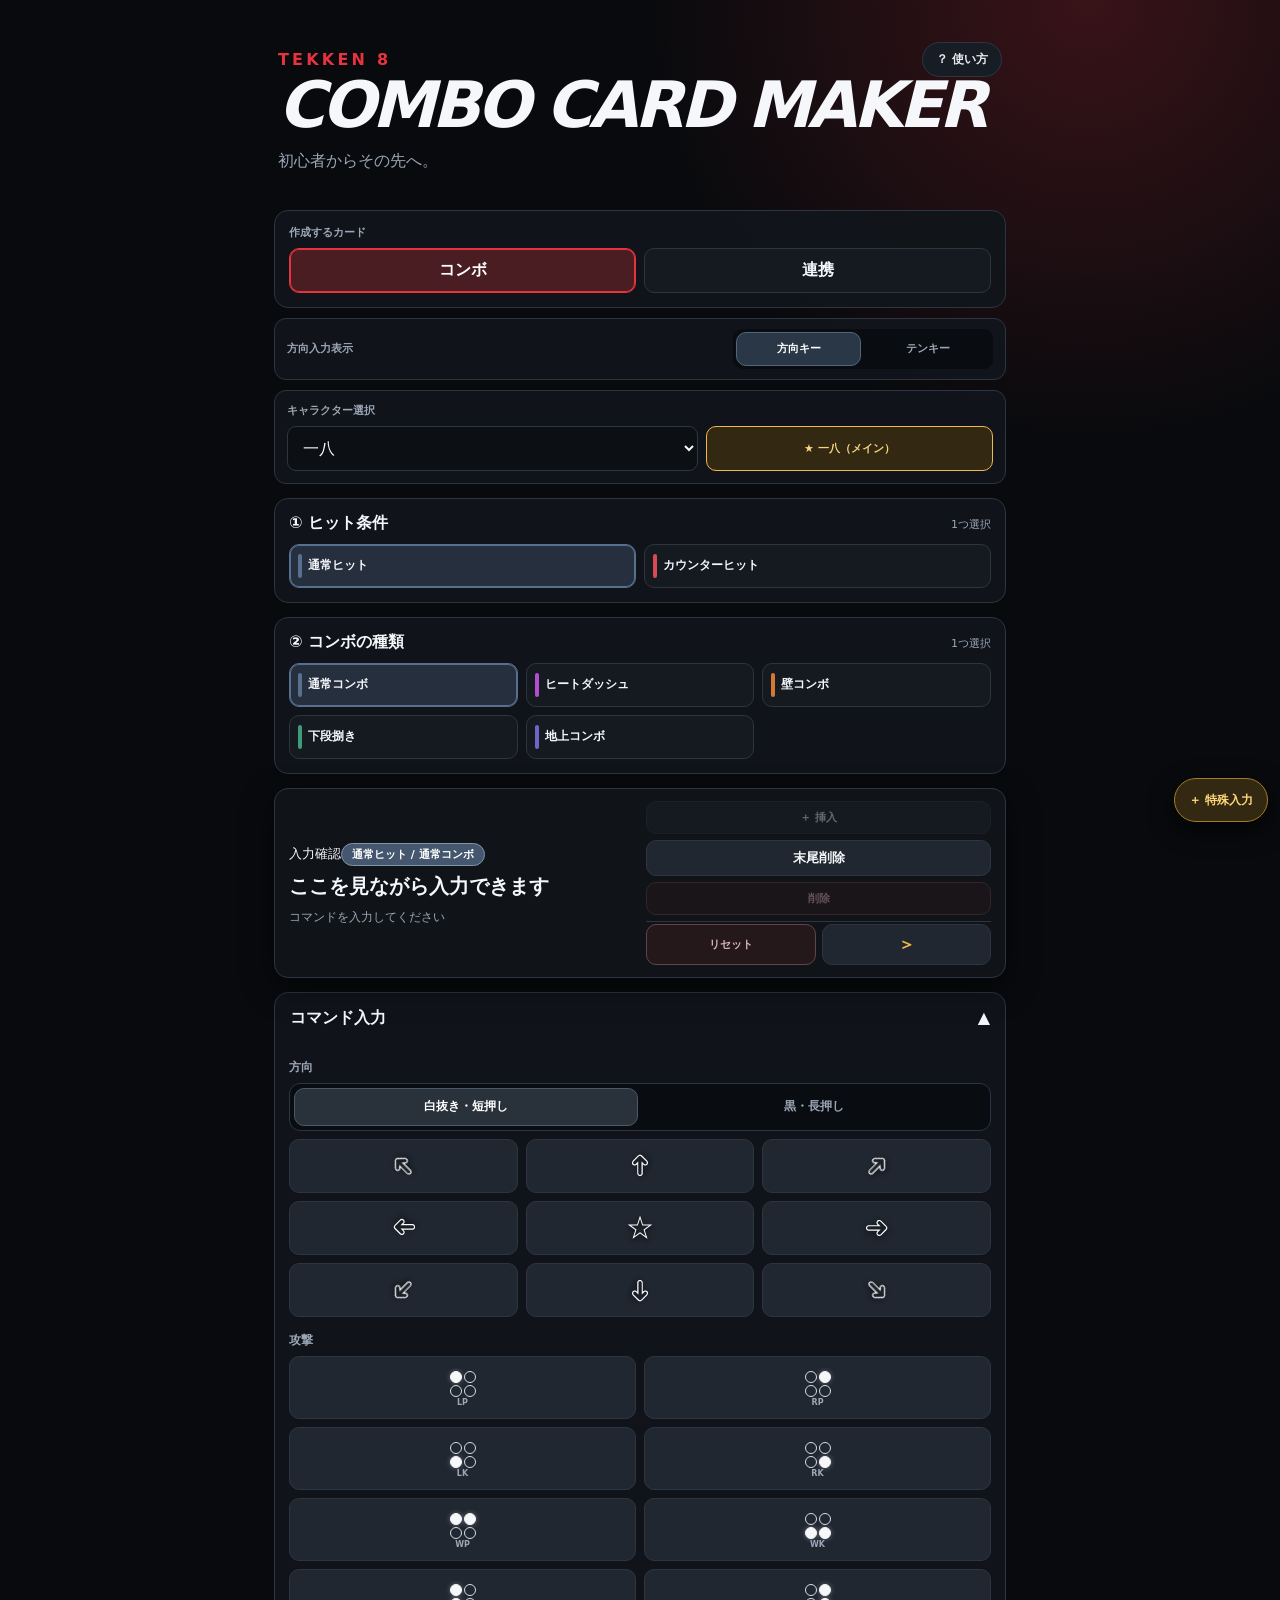
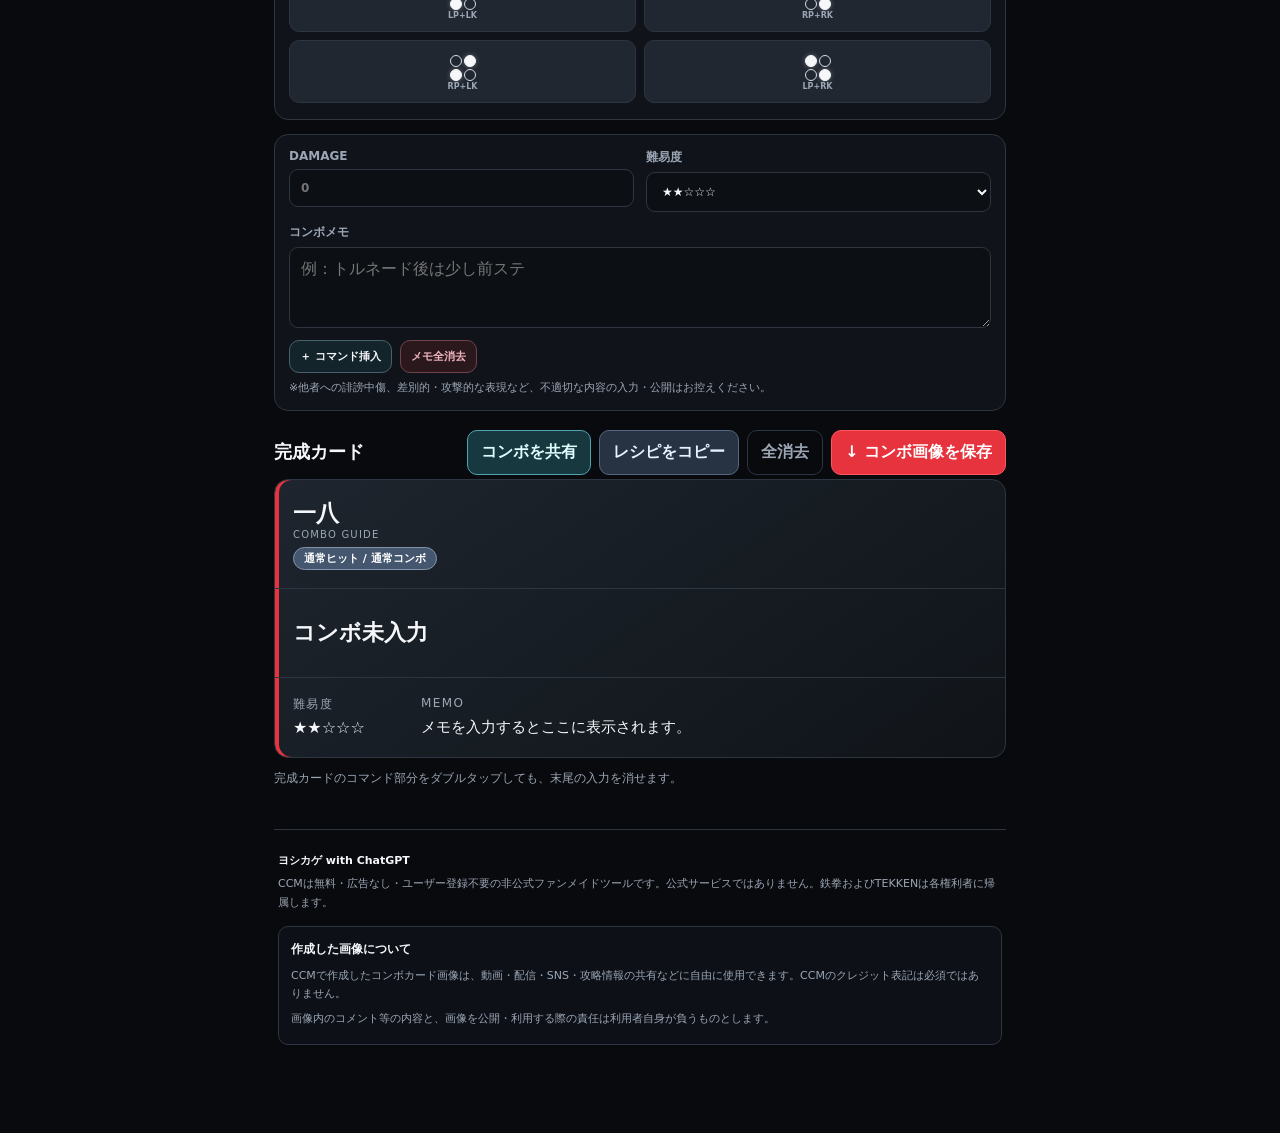
<file: index.html>
<!doctype html>
<html lang="ja">
<head>
  <meta charset="utf-8"><meta name="viewport" content="width=device-width,initial-scale=1">
  <title>TEKKEN 8 Combo Card Maker | CCM</title>
  <meta name="description" content="鉄拳8のコンボを、見やすく共有しやすいカード画像にできる無料の非公式ファンメイドツール">
  <link rel="stylesheet" href="style.css?v=88"><link rel="stylesheet" href="extra.css?v=88"><link rel="stylesheet" href="notation.css?v=88"><link rel="stylesheet" href="input-modes.css?v=88"><link rel="stylesheet" href="stage.css?v=88"><link rel="stylesheet" href="compact-icons.css?v=88">
</head>
<body>
<section id="sharedPreview" class="shared-preview" hidden><div class="shared-preview-head"><p class="eyebrow">CCM SHARE</p><h2 id="sharedPreviewTitle">共有されたコンボ</h2><p>共有URLから読み込んだ一時データです。保存するまで端末には追加されません。</p></div><div id="sharedCardHost"></div><div class="shared-preview-actions"><button id="editSharedPreview">このコンボを編集する</button><button id="saveSharedPreview" class="save">自分のCCMに保存する</button><button id="leaveSharedPreview" class="quiet">通常のCCM画面へ戻る</button></div></section>
<section id="shareError" class="shared-preview share-error" hidden><h2>共有URLを読み込めませんでした</h2><p id="shareErrorMessage"></p><button id="leaveShareError">通常のCCM画面へ戻る</button></section>
<main id="ccmApp" class="app">
  <header><div class="header-top"><p class="eyebrow">TEKKEN 8</p><a class="guide-link" href="guide.html">？ 使い方</a></div><h1>COMBO CARD MAKER</h1><p>初心者からその先へ。</p></header>
  <section id="sharedEditNotice" class="shared-edit-notice" hidden><strong>共有されたレシピを編集中</strong><span>変更内容は送信者や既存レシピには影響しません。</span><div><button id="saveSharedEdit">新規レシピとして保存</button><button id="leaveSharedEdit" class="quiet">通常画面へ戻る</button></div></section>
  <section class="mode-panel"><span>作成するカード</span><div class="mode-switch"><button id="comboMode" class="active" type="button">コンボ</button><button id="stringMode" type="button">連携</button></div></section>
  <section class="direction-display-panel"><span>方向入力表示</span><div class="direction-display-switch"><button type="button" data-direction-display="arrows">方向キー</button><button type="button" data-direction-display="numpad">テンキー</button></div></section>
  <section class="character-select-panel"><label for="character">キャラクター選択</label><div class="character-select-controls"><select id="character"><option>一八</option><option>仁</option><option>キング</option><option>準</option><option>ポール</option><option>ロウ</option><option>ジャック8</option><option>ラース</option><option>シャオユウ</option><option>ニーナ</option><option selected>リロイ</option><option>飛鳥</option><option>リリ</option><option>ブライアン</option><option>ファラン</option><option>クラウディオ</option><option>アズセナ</option><option>レイヴン</option><option>レオ</option><option>スティーブ</option><option>クマ</option><option>吉光</option><option>シャヒーン</option><option>ドラグノフ</option><option>フェン</option><option>パンダ</option><option>リー</option><option>アリサ</option><option>ザフィーナ</option><option>デビル仁</option><option>ヴィクター</option><option>麗奈</option><option>エディ</option><option>リディア</option><option>平八</option><option>クライヴ</option><option>アンナ</option><option>ファーカムラム</option><option>アーマーキング</option><option>ミアリズ</option><option>州光</option><option>ボブ</option><option>ロジャーJr.</option></select><button id="setMainCharacter" class="main-character-button" type="button">☆ このキャラをメインに設定</button></div></section>
  <div id="comboStartPanels"><section class="start-panel"><div class="start-heading"><strong>① ヒット条件</strong><small>1つ選択</small></div><div id="hitConditions" class="start-tags hit-conditions"></div></section><section class="start-panel"><div class="start-heading"><strong>② コンボの種類</strong><small>1つ選択</small></div><div id="comboTypes" class="start-tags combo-types"></div></section></div>
  <section id="stringConditionPanel" class="string-condition-panel" hidden><div class="start-heading"><strong>連携の成立条件</strong><small>最初に1つ選択</small></div><div id="stringConditions" class="string-conditions"></div></section>
  <div class="command-workspace">
  <section class="live sticky"><div><small>入力確認</small><span id="liveStartTag" class="start-tag"></span><div id="live" class="combo"></div><p id="status">コマンドを入力してください</p></div><div class="live-actions"><button id="insertAfter" disabled>＋ 挿入</button><button id="undo">末尾削除</button><button id="deleteSelected" disabled>削除</button><div class="live-actions-secondary"><button id="quickReset" type="button">リセット</button><button id="quickSeparator" type="button" aria-label="技の区切りを追加">＞</button></div></div></section>
  <section class="panel"><button id="toggle" class="toggle" aria-expanded="true"><span>コマンド入力</span><span id="chevron">▲</span></button><div id="controls" class="controls"></div></section>
  <section id="commandEditor" class="command-editor" hidden><div class="editor-head"><div><small>選択中の入力</small><strong id="selectedCommand">未選択</strong></div><button id="closeEditor" class="quiet" aria-label="編集を閉じる">×</button></div><div class="editor-block"><span>回数</span><div class="editor-row"><button class="count-choice" data-count="1">なし</button><button class="count-choice" data-count="2">×2</button><button class="count-choice" data-count="3">×3</button><button class="count-choice" data-count="4">×4</button></div></div><div class="editor-block"><span>注釈番号</span><div class="editor-row"><input id="footnoteNumber" class="footnote-number" type="number" min="1" max="99" value="1" aria-label="注釈番号"><button id="setFootnote">※を付ける</button><button id="setFootnoteRange">範囲指定</button><button id="clearFootnote" class="quiet">※を外す</button></div></div><div class="editor-block"><span>技注釈</span><div class="editor-row"><button id="delayAnnotation">ディレイ</button><button id="chargeAnnotation">溜め</button><button id="holdAnnotation">ホールド</button><button id="justAnnotation">ジャスト</button></div><div class="editor-row hit-part-row"><select id="hitNumber" aria-label="対象の発数"><option value="1">1発目</option><option value="2">2発目</option><option value="3" selected>3発目</option><option value="4">4発目</option><option value="5">5発目</option><option value="6">6発目</option><option value="7">7発目</option><option value="8">8発目</option><option value="9">9発目</option></select><button id="onlyHitAnnotation">のみヒット</button></div><div id="counterHitBlock" class="editor-row counter-hit-editor" hidden><select id="counterHitPartNumber" aria-label="CH対象の発数"><option value="single" selected>単発</option><option value="1">1発目</option><option value="2">2発目</option><option value="3">3発目</option><option value="4">4発目</option><option value="5">5発目</option><option value="6">6発目</option><option value="7">7発目</option><option value="8">8発目</option><option value="9">9発目</option></select><button id="counterHitPartAnnotation" type="button" aria-pressed="false">CH</button><small>単発技は「CH」、連係技は「○発目CH」で表示します。</small></div><button id="clearAnnotations" class="quiet editor-clear">技注釈を外す</button></div><p class="editor-help">入力確認または完成カード内のコマンドをタップすると、その入力を編集できます。</p></section>
  </div>
  <section class="fields">
    <label id="damageField">DAMAGE<input id="damage" type="number" value="" placeholder="0" inputmode="numeric" min="0" max="999"></label>
    <label id="difficultyField">難易度<select id="difficulty"><option>★☆☆☆☆</option><option selected>★★☆☆☆</option><option>★★★☆☆</option><option>★★★★☆</option><option>★★★★★</option></select></label>
    <div class="wide" id="notesField"><label id="notesLabel" for="notes">コンボメモ</label><textarea id="notes" rows="3" maxlength="800" placeholder="例：トルネード後は少し前ステ"></textarea><div class="memo-actions"><button id="toggleMemoCommands" class="memo-command-toggle" type="button">＋ コマンド挿入</button><button id="clearMemo" class="memo-clear" type="button">メモ全消去</button></div><div id="memoCommandPicker" class="memo-command-picker" hidden><small>メモのカーソル位置へ挿入</small><div id="memoFootnoteSection" class="memo-footnote-section" hidden><b>使用中の注釈番号</b><div id="memoFootnotes" class="memo-footnotes"></div></div><div id="memoDirections" class="memo-command-grid"></div><div id="memoAttacks" class="memo-command-grid"></div><button id="closeMemoCommands" class="quiet" type="button">閉じる</button></div><small class="comment-warning">※他者への誹謗中傷、差別的・攻撃的な表現など、不適切な内容の入力・公開はお控えください。</small></div>
  </section>
  <section id="recipeLibrary" class="recipe-library" hidden><div class="recipe-heading"><h2>保存したレシピ</h2><small>この端末に保存されます</small></div><div id="recipeList" class="recipe-list"></div></section>
  <section id="completedCardSection"><div class="section-title"><h2>完成カード</h2><div class="actions"><button id="shareCurrent" class="share-combo">コンボを共有</button><button id="copyRecipe" class="copy-recipe">レシピをコピー</button><button id="clear" class="quiet">全消去</button><button id="save" class="save">↓ コンボ画像を保存</button></div></div><div id="cardMount"><article class="card"><div class="card-head"><div><strong id="cardCharacter">一八</strong><small id="cardTypeLabel">COMBO GUIDE</small><span id="cardStartTag" class="start-tag"></span></div><div class="damage" hidden><small>DAMAGE</small><strong id="cardDamage"></strong></div></div><div id="cardCombo" class="combo card-combo" role="button" tabindex="0" aria-label="コンボ。ダブルタップで末尾の入力を削除"></div><div class="card-foot"><div class="difficulty-card"><small>難易度</small><strong id="cardDifficulty">★★☆☆☆</strong></div><div><small id="cardNotesLabel">POINT</small><p id="cardNotes">注釈を入力するとここに表示されます。</p></div></div></article></div><p class="hint">完成カードのコマンド部分をダブルタップしても、末尾の入力を消せます。</p></section>
  <footer><p><strong>ヨシカゲ with ChatGPT</strong></p><p>CCMは無料・広告なし・ユーザー登録不要の非公式ファンメイドツールです。公式サービスではありません。鉄拳およびTEKKENは各権利者に帰属します。</p><div class="usage-policy"><strong>作成した画像について</strong><p>CCMで作成したコンボカード画像は、動画・配信・SNS・攻略情報の共有などに自由に使用できます。CCMのクレジット表記は必須ではありません。</p><p>画像内のコメント等の内容と、画像を公開・利用する際の責任は利用者自身が負うものとします。</p></div></footer>
</main>
<button id="specialInputFab" class="special-input-fab" type="button" aria-controls="specialInputSheet" aria-expanded="false">＋ 特殊入力</button>
<div id="specialInputBackdrop" class="special-input-backdrop" hidden></div>
<section id="specialInputSheet" class="special-input-sheet" role="dialog" aria-modal="true" aria-labelledby="specialInputTitle" hidden>
  <div class="special-input-head"><div><small>コマンド追加</small><strong id="specialInputTitle">特殊入力</strong></div><button id="closeSpecialInput" class="quiet" type="button" aria-label="特殊入力を閉じる">×</button></div>
  <button id="floatingSeparator" class="floating-separator" type="button">＞ 技の区切りを追加</button>
  <div id="specialInputTabs" class="special-input-tabs" role="tablist" aria-label="特殊入力カテゴリ"></div>
  <div id="specialInputPanels" class="special-input-panels"></div>
</section>
<script src="data.js?v=88"></script><script src="numpad-layout.js?v=88"></script><script src="renderer.js?v=88"></script><script src="editor.js?v=88"></script><script src="storage.js?v=88"></script><script src="card-renderer.js?v=88"></script><script src="share.js?v=88"></script><script src="app.js?v=88"></script>
</body></html>
</file>
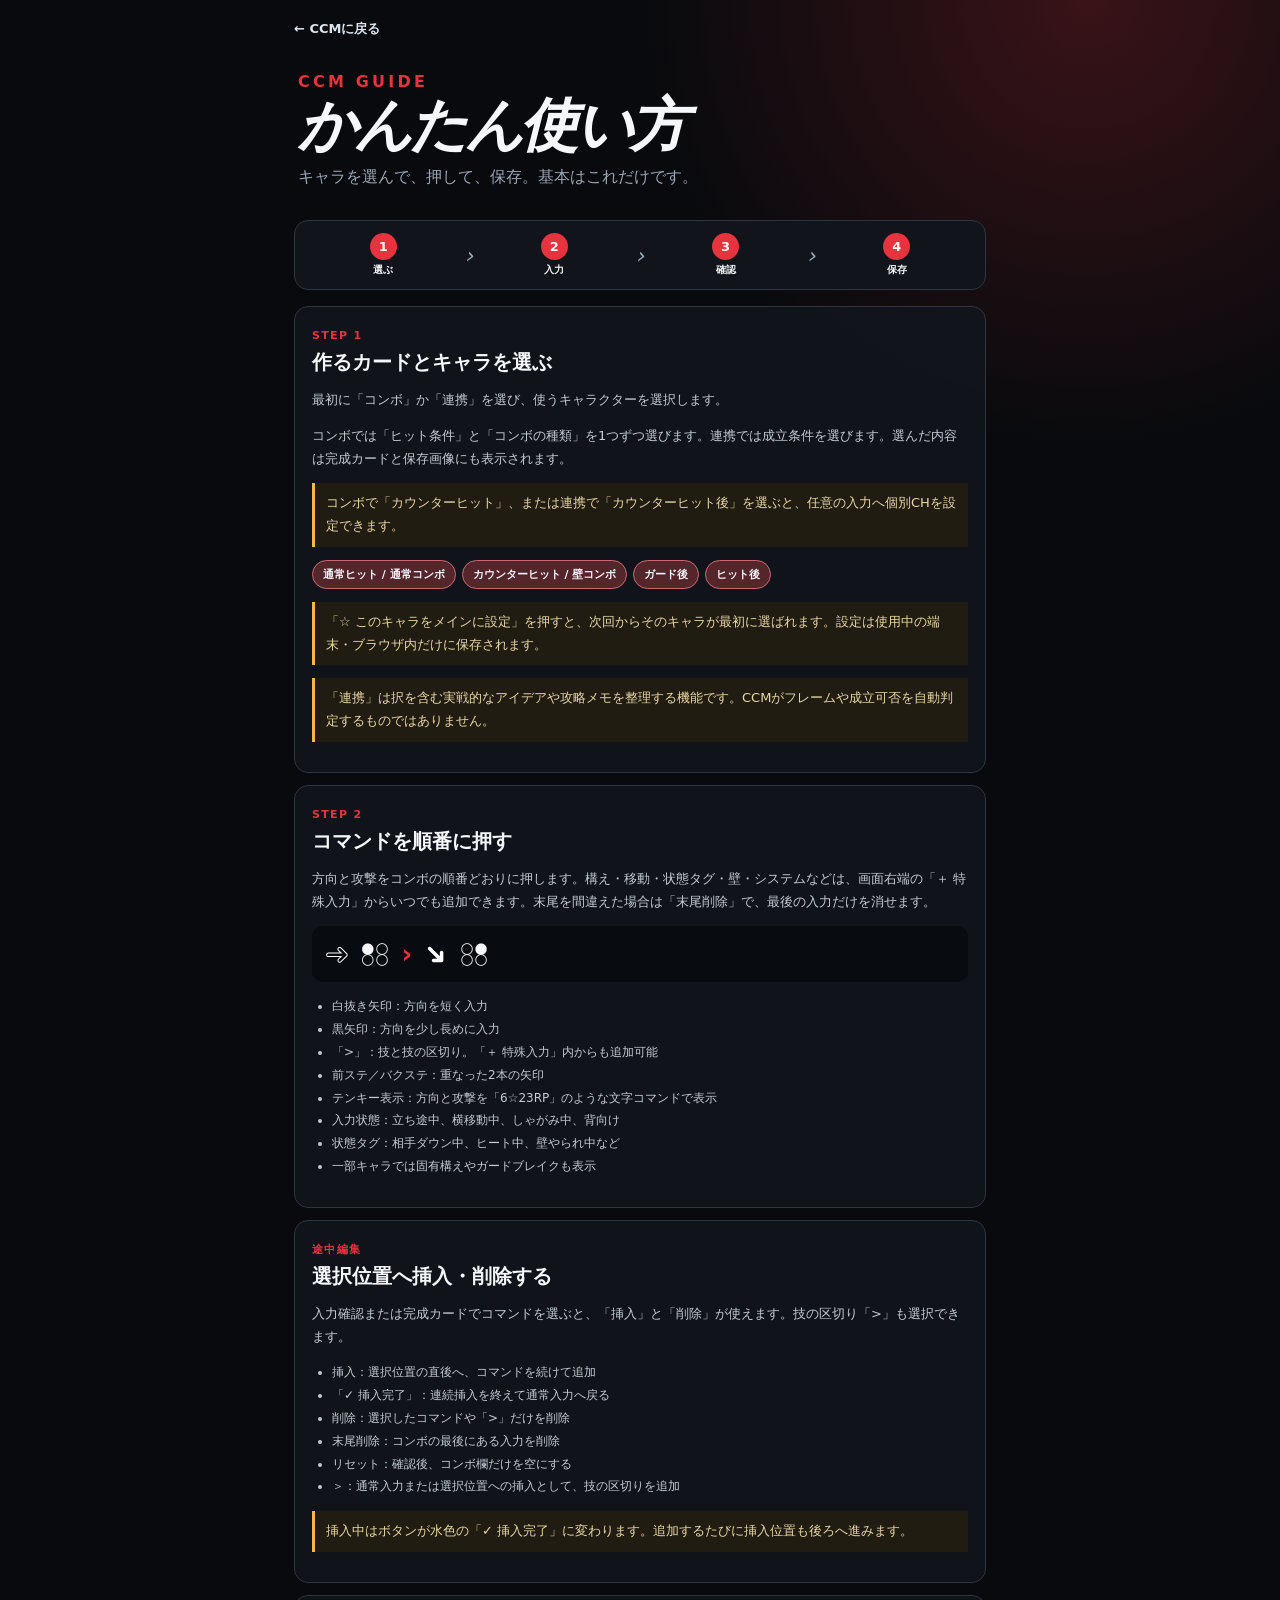
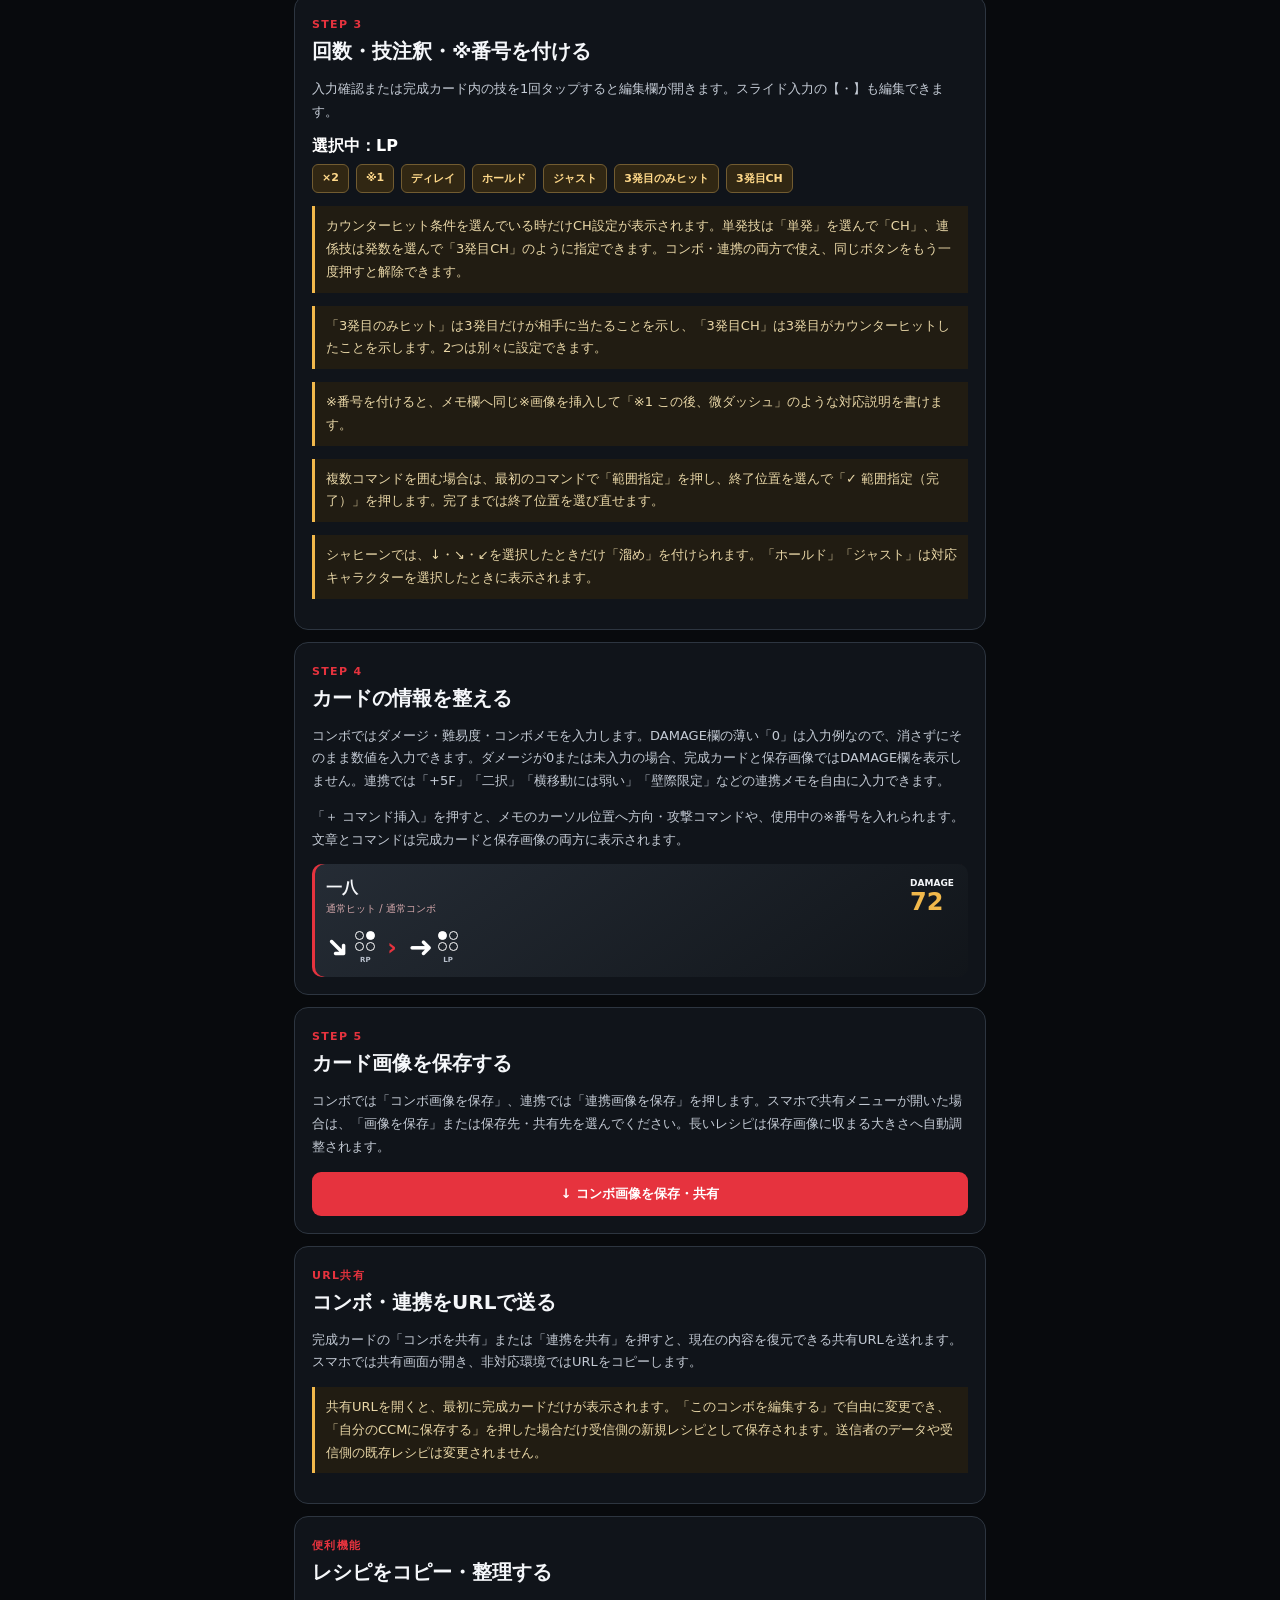
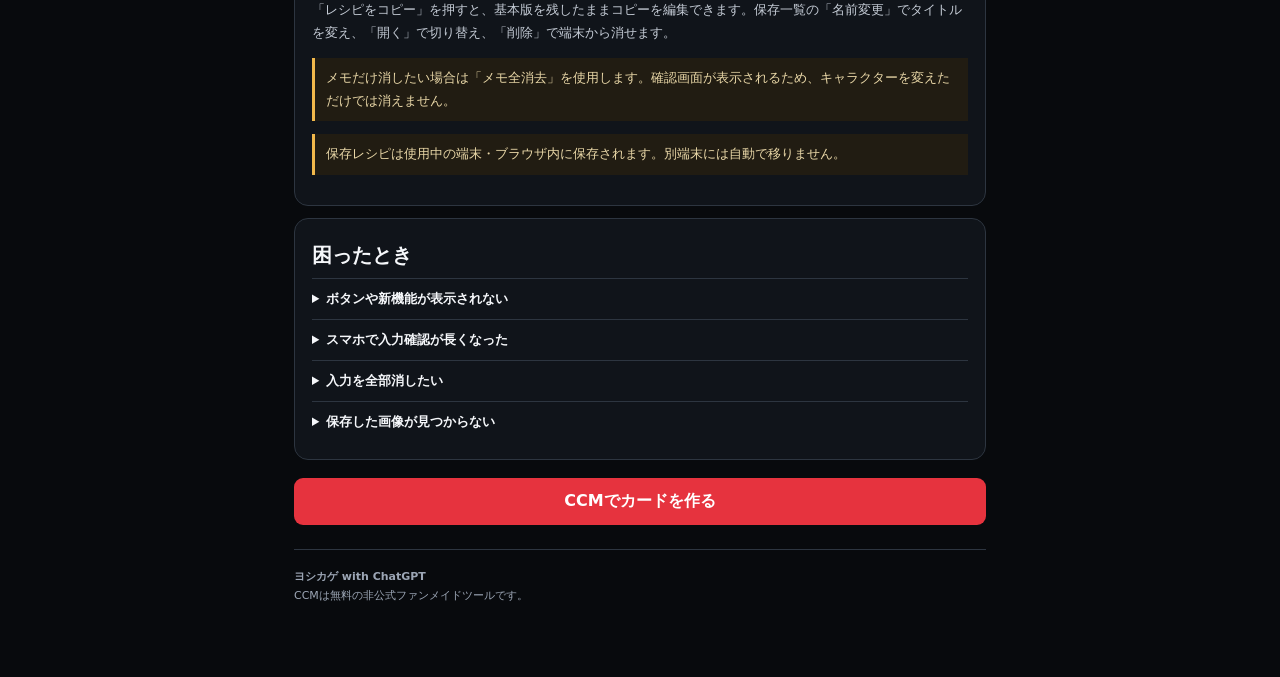
<file: guide.html>
<!doctype html>
<html lang="ja">
<head>
  <meta charset="utf-8"><meta name="viewport" content="width=device-width,initial-scale=1">
  <title>CCMの使い方 | TEKKEN 8 Combo Card Maker</title>
  <meta name="description" content="TEKKEN 8 Combo Card Maker（CCM）の簡単な使い方">
  <link rel="stylesheet" href="style.css?v=46"><link rel="stylesheet" href="guide.css?v=46">
</head>
<body>
<main class="guide-app">
  <nav><a href="index.html">← CCMに戻る</a></nav>
  <header><p class="eyebrow">CCM GUIDE</p><h1>かんたん使い方</h1><p>キャラを選んで、押して、保存。基本はこれだけです。</p></header>
  <section class="quick-flow" aria-label="基本の流れ"><div><b>1</b><span>選ぶ</span></div><i>›</i><div><b>2</b><span>入力</span></div><i>›</i><div><b>3</b><span>確認</span></div><i>›</i><div><b>4</b><span>保存</span></div></section>
  <section class="guide-step"><span class="step-no">STEP 1</span><h2>作るカードとキャラを選ぶ</h2><p>最初に「コンボ」か「連携」を選び、使うキャラクターを選択します。</p><p>コンボでは「ヒット条件」と「コンボの種類」を1つずつ選びます。連携では成立条件を選びます。選んだ内容は完成カードと保存画像にも表示されます。</p><p class="tip">コンボで「カウンターヒット」、または連携で「カウンターヒット後」を選ぶと、任意の入力へ個別CHを設定できます。</p><div class="demo-tags"><span>通常ヒット / 通常コンボ</span><span>カウンターヒット / 壁コンボ</span><span>ガード後</span><span>ヒット後</span></div><p class="tip">「☆ このキャラをメインに設定」を押すと、次回からそのキャラが最初に選ばれます。設定は使用中の端末・ブラウザ内だけに保存されます。</p><p class="tip">「連携」は択を含む実戦的なアイデアや攻略メモを整理する機能です。CCMがフレームや成立可否を自動判定するものではありません。</p></section>
  <section class="guide-step"><span class="step-no">STEP 2</span><h2>コマンドを順番に押す</h2><p>方向と攻撃をコンボの順番どおりに押します。構え・移動・状態タグ・壁・システムなどは、画面右端の「＋ 特殊入力」からいつでも追加できます。末尾を間違えた場合は「末尾削除」で、最後の入力だけを消せます。</p><div class="notation-demo"><span class="guide-arrow outline">➜</span><span class="dots">●○<br>○○</span><b>›</b><span class="guide-arrow diagonal">➜</span><span class="dots">○●<br>○○</span></div><ul><li>白抜き矢印：方向を短く入力</li><li>黒矢印：方向を少し長めに入力</li><li>「&gt;」：技と技の区切り。「＋ 特殊入力」内からも追加可能</li><li>前ステ／バクステ：重なった2本の矢印</li><li>テンキー表示：方向と攻撃を「6☆23RP」のような文字コマンドで表示</li><li>入力状態：立ち途中、横移動中、しゃがみ中、背向け</li><li>状態タグ：相手ダウン中、ヒート中、壁やられ中など</li><li>一部キャラでは固有構えやガードブレイクも表示</li></ul></section>
  <section class="guide-step"><span class="step-no">途中編集</span><h2>選択位置へ挿入・削除する</h2><p>入力確認または完成カードでコマンドを選ぶと、「挿入」と「削除」が使えます。技の区切り「&gt;」も選択できます。</p><ul><li>挿入：選択位置の直後へ、コマンドを続けて追加</li><li>「✓ 挿入完了」：連続挿入を終えて通常入力へ戻る</li><li>削除：選択したコマンドや「&gt;」だけを削除</li><li>末尾削除：コンボの最後にある入力を削除</li><li>リセット：確認後、コンボ欄だけを空にする</li><li>＞：通常入力または選択位置への挿入として、技の区切りを追加</li></ul><p class="tip">挿入中はボタンが水色の「✓ 挿入完了」に変わります。追加するたびに挿入位置も後ろへ進みます。</p></section>
  <section class="guide-step"><span class="step-no">STEP 3</span><h2>回数・技注釈・※番号を付ける</h2><p>入力確認または完成カード内の技を1回タップすると編集欄が開きます。スライド入力の【・】も編集できます。</p><div class="edit-demo"><strong>選択中：LP</strong><span>×2</span><span>※1</span><span>ディレイ</span><span>ホールド</span><span>ジャスト</span><span>3発目のみヒット</span><span>3発目CH</span></div><p class="tip">カウンターヒット条件を選んでいる時だけCH設定が表示されます。単発技は「単発」を選んで「CH」、連係技は発数を選んで「3発目CH」のように指定できます。コンボ・連携の両方で使え、同じボタンをもう一度押すと解除できます。</p><p class="tip">「3発目のみヒット」は3発目だけが相手に当たることを示し、「3発目CH」は3発目がカウンターヒットしたことを示します。2つは別々に設定できます。</p><p class="tip">※番号を付けると、メモ欄へ同じ※画像を挿入して「※1 この後、微ダッシュ」のような対応説明を書けます。</p><p class="tip">複数コマンドを囲む場合は、最初のコマンドで「範囲指定」を押し、終了位置を選んで「✓ 範囲指定（完了）」を押します。完了までは終了位置を選び直せます。</p><p class="tip">シャヒーンでは、↓・↘・↙を選択したときだけ「溜め」を付けられます。「ホールド」「ジャスト」は対応キャラクターを選択したときに表示されます。</p></section>
  <section class="guide-step"><span class="step-no">STEP 4</span><h2>カードの情報を整える</h2><p>コンボではダメージ・難易度・コンボメモを入力します。DAMAGE欄の薄い「0」は入力例なので、消さずにそのまま数値を入力できます。ダメージが0または未入力の場合、完成カードと保存画像ではDAMAGE欄を表示しません。連携では「+5F」「二択」「横移動には弱い」「壁際限定」などの連携メモを自由に入力できます。</p><p>「＋ コマンド挿入」を押すと、メモのカーソル位置へ方向・攻撃コマンドや、使用中の※番号を入れられます。文章とコマンドは完成カードと保存画像の両方に表示されます。</p><div class="mini-card"><div><strong>一八</strong><small>通常ヒット / 通常コンボ</small></div><b>DAMAGE <em>72</em></b><div class="mini-card-combo" aria-label="コマンド表示例"><span class="guide-command"><span class="guide-arrow diagonal">➜</span><span class="guide-attack"><i></i><i class="on"></i><i></i><i></i><small>RP</small></span></span><b>›</b><span class="guide-command"><span class="guide-arrow">➜</span><span class="guide-attack"><i class="on"></i><i></i><i></i><i></i><small>LP</small></span></span></div></div></section>
  <section class="guide-step"><span class="step-no">STEP 5</span><h2>カード画像を保存する</h2><p>コンボでは「コンボ画像を保存」、連携では「連携画像を保存」を押します。スマホで共有メニューが開いた場合は、「画像を保存」または保存先・共有先を選んでください。長いレシピは保存画像に収まる大きさへ自動調整されます。</p><div class="save-demo">↓ コンボ画像を保存・共有</div></section>
  <section class="guide-step"><span class="step-no">URL共有</span><h2>コンボ・連携をURLで送る</h2><p>完成カードの「コンボを共有」または「連携を共有」を押すと、現在の内容を復元できる共有URLを送れます。スマホでは共有画面が開き、非対応環境ではURLをコピーします。</p><p class="tip">共有URLを開くと、最初に完成カードだけが表示されます。「このコンボを編集する」で自由に変更でき、「自分のCCMに保存する」を押した場合だけ受信側の新規レシピとして保存されます。送信者のデータや受信側の既存レシピは変更されません。</p></section>
  <section class="guide-step"><span class="step-no">便利機能</span><h2>レシピをコピー・整理する</h2><p>「レシピをコピー」を押すと、基本版を残したままコピーを編集できます。保存一覧の「名前変更」でタイトルを変え、「開く」で切り替え、「削除」で端末から消せます。</p><p class="tip">メモだけ消したい場合は「メモ全消去」を使用します。確認画面が表示されるため、キャラクターを変えただけでは消えません。</p><p class="tip">保存レシピは使用中の端末・ブラウザ内に保存されます。別端末には自動で移りません。</p></section>
  <section class="faq"><h2>困ったとき</h2><details><summary>ボタンや新機能が表示されない</summary><p>ページを再読み込みしてください。それでも変わらない場合は、ブラウザを一度閉じて開き直してください。</p></details><details><summary>スマホで入力確認が長くなった</summary><p>スマホでは入力確認欄だけがスクロールします。新しい入力を追加すると末尾へ自動で移動します。</p></details><details><summary>入力を全部消したい</summary><p>完成カード上部の「全消去」を押します。確認画面で承認すると現在のコンボが空になります。</p></details><details><summary>保存した画像が見つからない</summary><p>iPhoneは写真またはファイル、Androidはダウンロードまたは共有時に選んだ保存先をご確認ください。</p></details></section>
  <a class="start-button" href="index.html">CCMでカードを作る</a>
  <footer><p><strong>ヨシカゲ with ChatGPT</strong></p><p>CCMは無料の非公式ファンメイドツールです。</p></footer>
</main>
</body></html>
</file>
<file: style.css>
:root{color-scheme:dark;--bg:#080a0d;--panel:#11151b;--card:#191f27;--line:#2d3540;--text:#f5f7fa;--muted:#9ca6b5;--red:#e6333e;--gold:#f1b84b}*{box-sizing:border-box}body{margin:0;background:radial-gradient(circle at 85% 0,#391318 0,transparent 28rem),var(--bg);color:var(--text);font-family:Inter,"Noto Sans JP",system-ui,sans-serif}.app{width:min(760px,100%);margin:auto;padding:24px 14px 70px}header{padding:18px 4px 22px}h1{margin:0;font-size:clamp(34px,9vw,64px);font-style:italic;letter-spacing:-.06em;line-height:.9}header p{color:var(--muted)}.eyebrow{margin:0 0 8px!important;color:var(--red)!important;font-weight:900;letter-spacing:.2em}.panel,.live,.fields,.card{border:1px solid var(--line);background:rgba(17,21,27,.96);border-radius:14px}.sticky{position:sticky;top:8px;z-index:5;box-shadow:0 10px 30px #0008}.live{display:flex;align-items:center;justify-content:space-between;gap:12px;padding:12px 14px;margin-bottom:14px}.live>div{min-width:0;flex:1}.live p{min-height:1em;margin:4px 0 0;color:var(--muted);font-size:12px}button,input,select,textarea{font:inherit;color:inherit}button{border:1px solid var(--line);background:#202731;border-radius:10px;padding:11px 13px;font-weight:800;cursor:pointer;touch-action:manipulation;-webkit-user-select:none;user-select:none;-webkit-tap-highlight-color:transparent}button:active,.pressed{transform:scale(.94);filter:brightness(.65)}#undo{white-space:nowrap}.toggle{width:100%;display:flex;justify-content:space-between;background:transparent;border:0;padding:15px}.controls{padding:0 14px 16px}.group{margin-top:15px}.group-title{margin-bottom:7px;color:var(--muted);font-size:12px;font-weight:800}.grid{display:grid;grid-template-columns:repeat(3,1fr);gap:8px}.grid.two{grid-template-columns:repeat(2,1fr)}.cmd{min-height:48px}.cmd.system{background:#321a1e;border-color:#653038}.cmd.separator{font-size:22px;color:var(--gold)}.fields{display:grid;grid-template-columns:2fr 1fr 1.3fr;gap:12px;padding:14px;margin:14px 0}.fields label{font-size:12px;font-weight:800;color:var(--muted)}input,select,textarea{width:100%;margin-top:6px;border:1px solid var(--line);border-radius:9px;background:#0c1015;padding:11px;color:var(--text)}.wide{grid-column:1/-1}.section-title{display:flex;align-items:center;justify-content:space-between}.section-title h2{font-size:18px}.quiet{background:transparent;color:var(--muted)}.card{overflow:hidden;background:linear-gradient(145deg,#1e252e,#101419);box-shadow:inset 4px 0 var(--red)}.card-head,.card-foot{display:flex;justify-content:space-between;gap:18px;padding:18px}.card-head{border-bottom:1px solid var(--line)}.card-head strong{display:block;font-size:23px}.card small{display:block;color:var(--muted);font-size:10px;letter-spacing:.12em}.damage{text-align:right}.damage strong{font-size:32px;color:var(--gold)}.combo{min-height:34px;font-size:20px;font-weight:900;line-height:1.9;overflow-wrap:anywhere}.card-combo{min-height:88px;padding:18px;user-select:none;touch-action:manipulation}.token{display:inline;font-weight:900}.sep{display:inline-block;margin:0 .35em;color:var(--red)}.named{display:inline-flex;flex-direction:column;align-items:center;margin:0 .15em;vertical-align:middle;line-height:1}.named small{margin-top:3px;font-size:8px;letter-spacing:0}.card-foot{border-top:1px solid var(--line);display:grid;grid-template-columns:110px 1fr}.card-foot strong{display:block;margin-top:5px}.card-foot p{margin:5px 0 0;white-space:pre-wrap}.hint{color:var(--muted);font-size:12px}@media(max-width:600px){.fields{grid-template-columns:1fr 1fr}.fields label:first-child{grid-column:1/-1}.fields label:nth-child(3){grid-column:1/-1}.card-foot{grid-template-columns:1fr}.live{top:4px}}
</file>
<file: extra.css>
.actions{display:flex;gap:8px}.save{background:var(--red);border-color:#ff5660;color:#fff}
.comment-warning{display:block;margin-top:7px;color:var(--muted);font-size:11px;font-weight:500;line-height:1.5}footer{margin-top:30px;padding:18px 4px;border-top:1px solid var(--line);color:var(--muted);font-size:12px;line-height:1.6}footer p{margin:4px 0}footer strong{color:var(--text)}
.start-panel{margin-bottom:14px;padding:14px;border:1px solid var(--line);border-radius:14px;background:rgba(17,21,27,.96)}.start-heading{display:flex;align-items:baseline;justify-content:space-between;margin-bottom:10px}.start-heading small{color:var(--muted);font-size:11px}.start-tags{display:grid;grid-template-columns:repeat(3,1fr);gap:8px}.start-choice{position:relative;min-height:44px;padding-left:18px;background:#151a21;text-align:left;font-size:12px}.start-choice:before{content:"";position:absolute;left:8px;top:9px;bottom:9px;width:4px;border-radius:4px;background:var(--tag-color)}.start-choice.active{border-color:var(--tag-color);background:color-mix(in srgb,var(--tag-color) 25%,#151a21);box-shadow:inset 0 0 0 1px var(--tag-color)}.start-tag{display:inline-block;margin-top:7px;padding:4px 10px;border:1px solid color-mix(in srgb,var(--tag-color) 75%,#fff);border-radius:999px;background:color-mix(in srgb,var(--tag-color) 72%,#12171d);color:#fff;font-size:11px;font-weight:900;line-height:1.2}.live .start-tag{margin:3px 7px 1px 0}.state-tag{display:inline-block;margin:0 .22em;padding:3px 8px;border:1px solid #52a6b0;border-radius:5px;background:#173b40;color:#dffcff;font-size:.62em;font-weight:900;line-height:1.3;vertical-align:middle}.cmd.stateTag{background:#17343a;border-color:#376e76;color:#dffcff}@media(max-width:520px){.start-tags{grid-template-columns:repeat(2,1fr)}.start-choice{font-size:11px}.section-title{align-items:flex-start}.actions{flex-wrap:wrap;justify-content:flex-end}.save{font-size:12px;padding-inline:9px}}
.command-editor{margin:14px 0;padding:14px;border:1px solid #725c31;border-radius:14px;background:#181711;box-shadow:inset 4px 0 #f1b84b}.editor-head{display:flex;align-items:center;justify-content:space-between}.editor-head small{display:block;color:var(--muted);font-size:10px}.editor-head strong{display:block;margin-top:3px;font-size:18px}.editor-head button{font-size:20px;padding:5px 11px}.editor-block{margin-top:14px}.editor-block>span{display:block;margin-bottom:7px;color:var(--muted);font-size:11px;font-weight:800}.editor-row{display:flex;align-items:stretch;gap:7px;flex-wrap:wrap}.editor-row button{min-width:58px;padding:9px 11px}.editor-row button.active,.count-choice.active{border-color:#f1b84b;background:#59451e;color:#fff}.editor-row select{width:auto;min-width:91px;margin:0;padding:8px}.editor-clear{margin-top:8px;padding:7px 10px;font-size:11px}.editor-help{margin:12px 0 0;color:var(--muted);font-size:11px;line-height:1.5}.editable-token{position:relative;cursor:pointer;border-radius:6px;outline:1px solid transparent}.editable-token.selected-token{outline:2px solid #f1b84b;outline-offset:3px;background:#f1b84b18}.count-badge{display:inline-block;margin-left:3px;color:#f1b84b;font-size:.72em;line-height:1}.item-annotations{display:inline-block;margin-left:4px;padding:2px 5px;border-radius:4px;background:#543b18;color:#ffd98a;font-size:9px;line-height:1.25;vertical-align:middle}.named .count-badge{position:absolute;right:-16px;top:-7px}.named .item-annotations{margin:3px 0 0}.attack-token .count-badge,.direction-token .count-badge{align-self:center}@media(max-width:520px){.editor-row{gap:6px}.editor-row button{flex:1}.editor-row select{flex:1}.item-annotations{font-size:8px}}
.copy-recipe{background:#273243;border-color:#536781;color:#e8f1ff}.recipe-library{margin:14px 0;padding:14px;border:1px solid var(--line);border-radius:14px;background:rgba(17,21,27,.96)}.recipe-heading{display:flex;align-items:baseline;justify-content:space-between}.recipe-heading h2{margin:0;font-size:16px}.recipe-heading small{color:var(--muted);font-size:10px}.recipe-list{display:grid;gap:8px;margin-top:11px}.recipe-row{display:flex;align-items:center;justify-content:space-between;gap:10px;padding:10px;border:1px solid var(--line);border-radius:10px;background:#0d1117}.recipe-row.active{border-color:#f1b84b;background:#211c12}.recipe-row strong,.recipe-row small{display:block}.recipe-row strong{font-size:13px}.recipe-row small{margin-top:3px;color:var(--muted);font-size:10px}.recipe-row button{padding:7px 12px;font-size:11px}.recipe-row button:disabled{color:#f1b84b;opacity:.85;cursor:default}@media(max-width:520px){.section-title .actions{max-width:72%}.copy-recipe{width:100%;order:-1}.recipe-heading{align-items:flex-start;flex-direction:column;gap:3px}}
.usage-policy{margin-top:14px;padding:12px;border:1px solid var(--line);border-radius:10px;background:#0d1117}.usage-policy>strong{font-size:12px}.usage-policy p{margin-top:7px;font-size:11px;line-height:1.65}
.cmd.special{display:flex;min-width:0;flex-direction:column;align-items:center;justify-content:center;gap:4px;background:#242038;border-color:#51496f}.cmd.special strong{font-size:16px}.cmd.special small{max-width:100%;overflow:hidden;color:#bdb6d8;font-size:9px;line-height:1.2;text-overflow:ellipsis;white-space:nowrap}
.recipe-actions{display:flex;gap:6px}.recipe-row .recipe-delete{border-color:#63343a;background:#2e171b;color:#ff9da4}.recipe-row .recipe-delete:active{background:#6a252d}@media(max-width:420px){.recipe-row{align-items:flex-start}.recipe-actions{flex-direction:column}.recipe-row button{min-width:54px}}
.header-top{display:flex;align-items:center;justify-content:space-between}.header-top .eyebrow{margin:0!important}.guide-link{display:inline-flex;align-items:center;border:1px solid var(--line);border-radius:999px;background:#171d25;color:#e7ebf1;padding:8px 13px;font-size:12px;font-weight:900;text-decoration:none}.guide-link:active{transform:scale(.96);background:#252e39}
.main-character-button{width:100%;margin-top:7px;padding:8px 10px;border-color:#56657a;background:#1b2430;color:#dce8f7;font-size:11px}.main-character-button.active{border-color:#f1b84b;background:#332812;color:#f7d77e}.main-character-button:disabled{opacity:1;cursor:default}
.character-select-panel{margin:-4px 0 14px;padding:12px;border:1px solid var(--line);border-radius:12px;background:rgba(17,21,27,.96)}.character-select-panel>label{display:block;margin-bottom:8px;color:var(--muted);font-size:11px;font-weight:900}.character-select-controls{display:grid;grid-template-columns:minmax(0,1fr) minmax(180px,.7fr);gap:8px;align-items:stretch}.character-select-controls select,.character-select-controls .main-character-button{margin:0}.fields{grid-template-columns:1fr 1fr}.fields #damageField,.fields #difficultyField{grid-column:auto}@media(max-width:520px){.character-select-controls{grid-template-columns:1fr}.character-select-controls .main-character-button{min-height:40px}}
.mode-panel,.string-condition-panel{margin-bottom:14px;padding:14px;border:1px solid var(--line);border-radius:14px;background:rgba(17,21,27,.96)}.mode-panel>span{display:block;margin-bottom:8px;color:var(--muted);font-size:11px;font-weight:900}.mode-switch{display:grid;grid-template-columns:1fr 1fr;gap:8px}.mode-switch button{background:#151a21}.mode-switch button.active{border-color:#e6333e;background:#4a1d22;color:#fff;box-shadow:inset 0 0 0 1px #e6333e}.mode-switch #stringMode.active{border-color:#4ea4b2;background:#17383e;box-shadow:inset 0 0 0 1px #4ea4b2}.string-conditions{display:grid;grid-template-columns:repeat(3,1fr);gap:8px}.condition-choice{position:relative;min-height:44px;background:#142127;font-size:11px}.condition-choice.active{border-color:#4ea4b2;background:#1b4a53;box-shadow:inset 0 0 0 1px #4ea4b2}body[data-card-mode="string"] .start-panel,body[data-card-mode="string"] #damageField,body[data-card-mode="string"] #difficultyField,body[data-card-mode="string"] .card .damage,body[data-card-mode="string"] .difficulty-card{display:none}body[data-card-mode="string"] .fields{grid-template-columns:1fr}body[data-card-mode="string"] .card{box-shadow:inset 4px 0 #4ea4b2}body[data-card-mode="string"] .card-foot{grid-template-columns:1fr}body[data-card-mode="string"] .save{background:#247584;border-color:#4ea4b2}@media(max-width:520px){.string-conditions{grid-template-columns:1fr}.mode-switch button{font-size:12px}}
.card .damage[hidden]{display:none!important}
.dash-icon{display:inline-flex;align-items:center;width:52px;height:32px;padding:0 2px;vertical-align:middle}.dash-icon .dir-icon{flex:0 0 auto}.dash-icon .dir-icon+ .dir-icon{margin-left:-11px}.movement-token{display:inline-flex;align-items:center;min-width:56px;margin:0 .25em;padding:0 2px;vertical-align:middle}.state-tag{max-width:100%;margin:.3em .34em .3em .12em!important;padding:4px 9px!important;white-space:nowrap;vertical-align:middle!important}.card-combo .state-tag{font-size:11px}.footnote-mark{position:absolute;right:-12px;top:-15px;z-index:2;display:inline-block;margin:0;padding:3px 5px;border:1px solid #58bfd8;border-radius:999px;background:#173d49;color:#a8efff;font-size:9px;font-weight:900;line-height:1;vertical-align:initial;box-shadow:0 2px 5px #0008}.named .footnote-mark{right:-14px;top:-14px}.live .footnote-mark{top:auto;bottom:-13px}.footnote-number{width:76px!important;margin:0!important;padding:9px!important}#notesField>label{display:block;color:var(--muted);font-size:12px;font-weight:800}.memo-command-toggle{display:block;margin-top:8px;padding:8px 10px;border-color:#47616c;background:#14242b;font-size:11px}.memo-command-picker{margin-top:8px;padding:10px;border:1px solid #3b4b57;border-radius:10px;background:#0b1015}.memo-command-picker>small{margin-bottom:8px;color:var(--muted)}.memo-footnote-section{margin:9px 0;padding:9px;border:1px solid #376a78;border-radius:8px;background:#11252c}.memo-footnote-section>b{display:block;margin-bottom:7px;color:#9bcbd6;font-size:10px}.memo-footnotes{display:flex;gap:7px;flex-wrap:wrap}.memo-footnote-insert{padding:6px 9px;background:#173d49;border-color:#58bfd8}.memo-footnote-mark{display:inline-block;padding:3px 6px;border:1px solid #58bfd8;border-radius:999px;background:#173d49;color:#a8efff;font-size:10px;font-weight:900;line-height:1}.memo-command-grid{display:grid;grid-template-columns:repeat(5,1fr);gap:6px;margin:7px 0}.memo-insert{min-width:0;min-height:42px;padding:6px}.memo-insert .dir-icon{font-size:24px}.memo-insert .attack-set{transform:scale(.78)}.memo-command{display:inline-flex;align-items:center;justify-content:center;min-width:1.45em;margin:0 .12em;padding:1px 3px;border:1px solid #46515e;border-radius:5px;background:#151b22;vertical-align:middle;white-space:nowrap}.memo-command .dir-icon{font-size:1.05em}.memo-command .attack-set{transform:scale(.62);margin:-7px}.memo-command .memo-footnote-mark{margin:-1px -2px}.card-foot p{overflow-wrap:anywhere;line-height:1.65}@media(max-width:520px){.memo-command-grid{grid-template-columns:repeat(4,1fr)}}
.memo-actions{display:flex;gap:8px;align-items:center;flex-wrap:wrap}.memo-actions .memo-command-toggle{margin-top:8px}.memo-clear{margin-top:8px;padding:8px 10px;border-color:#70434a;background:#2b181c;color:#f0b7bf;font-size:11px}
.has-footnote{padding:4px 6px 8px!important;border-radius:8px;background:#10242b;box-shadow:0 0 0 1px #58bfd8}.has-footnote .footnote-mark,.named.has-footnote .footnote-mark{top:auto;right:-10px;bottom:-13px}.has-footnote.selected-token{outline-color:#f1b84b;box-shadow:0 0 0 1px #58bfd8,0 0 12px #58bfd844}.live .has-footnote{margin-top:3px;margin-bottom:10px}.card-combo{row-gap:18px!important}.live-actions{display:grid;gap:6px;flex:0 0 auto}.live-actions button{min-width:112px;padding:8px 10px;font-size:11px}.live-actions #undo{font-size:13px}.live-actions #insertAfter.active{border-color:#58bfd8;background:#173d49;color:#a8efff}.live-actions #deleteSelected{border-color:#70434a;background:#2b181c;color:#f0b7bf}.live-actions button:disabled{opacity:.38;cursor:not-allowed}@media(max-width:520px){.live-actions button{min-width:96px;padding:7px 8px}}
.live-actions-secondary{display:grid;width:100%;min-width:0;grid-template-columns:repeat(2,minmax(0,1fr));gap:6px;padding-top:2px;border-top:1px solid var(--line)}.live-actions-secondary button{width:100%;min-width:0;padding-inline:5px}.live-actions #quickReset{border-color:#5f4549;background:#24181b;color:#d9b4b9}.live-actions #quickSeparator{color:var(--gold);font-size:17px}@media(max-width:520px){.live-actions-secondary{gap:4px}.live-actions #quickReset{font-size:8px}.live-actions #quickSeparator{font-size:14px}}
.has-footnote .footnote-mark,.named.has-footnote .footnote-mark{left:-10px;right:auto;top:-13px;bottom:auto}.live .has-footnote{margin-top:10px;margin-bottom:3px}@media(max-width:520px){.live{align-items:flex-start;gap:7px;padding:9px 10px}.live>div{min-width:0}.live>div>small{font-size:10px}.live .start-tag{padding:3px 7px;font-size:9px}.live #live{max-height:154px;overflow-y:auto;overscroll-behavior:contain;padding:5px 3px 7px;font-size:15px;line-height:1.35;row-gap:9px;scrollbar-width:thin}.live #status{font-size:10px}.live .dir-icon{width:21px;height:21px;font-size:19px!important;line-height:21px}.live .dash-icon{width:37px;height:23px}.live .dash-icon .dir-icon+ .dir-icon{margin-left:-7px}.live .movement-token{min-width:42px;padding-inline:1px}.live .attack-set{transform:scale(.72);margin:-6px}.live .attack-label{font-size:7px}.live .named{min-height:25px;margin-inline:.1em}.live .named>span{font-size:16px}.live .named small{font-size:8px!important;margin-top:2px!important}.live .state-tag{padding:3px 6px!important;font-size:9px}.live .sep{margin-inline:.2em}.live .has-footnote{padding:3px 5px 6px!important;margin-top:8px}.live .footnote-mark{left:-7px;top:-10px;font-size:7px;padding:2px 4px}.live-actions{gap:4px}.live-actions button{min-width:74px;padding:6px 5px;font-size:9px}.live-actions #undo{font-size:10px}}
.combo{position:relative}.footnote-range-outline{position:absolute;z-index:2;border:1.5px solid #58bfd8;border-radius:9px;background:#28768816;pointer-events:none}.footnote-range-mark{position:absolute;left:-7px;top:-13px;padding:2px 6px;border:1px solid #58bfd8;border-radius:999px;background:#173d49;color:#a8efff;font-size:9px;line-height:1.4;white-space:nowrap}#setFootnoteRange.active{border-color:#58bfd8;background:#173d49;color:#a8efff}@media(max-width:520px){.footnote-range-outline{border-radius:7px}.footnote-range-mark{font-size:7px;padding:1px 4px;left:-5px;top:-10px}}
.footnote-range-preview{border-radius:6px;background:#58bfd82b;box-shadow:0 0 0 1px #58bfd8}
.dash-icon{flex-direction:column;justify-content:center;width:58px;height:auto;min-height:43px;line-height:1}.dash-arrows{display:flex;align-items:center;height:30px}.dash-icon .dir-icon.dash-front:not(.neutral){position:relative;z-index:1;color:#151b22;-webkit-text-stroke:1.2px #fff}.cmd.movement .dash-icon .dir-icon.dash-front:not(.neutral){color:#202731}.dash-icon>small{margin-top:1px;color:#b8c0cc;font-size:8px!important;font-weight:800;line-height:1;letter-spacing:0}.movement-token{min-width:62px}@media(max-width:520px){.live .dash-icon{width:43px;height:auto;min-height:34px}.live .dash-arrows{height:22px}.live .dash-icon>small{font-size:6px!important}.live .movement-token{min-width:46px}}
.dir-icon{display:inline-grid;place-items:center;width:38px;height:38px;font-family:"Arial Unicode MS","Noto Sans Symbols",sans-serif;font-size:31px;line-height:1;color:#fff;text-shadow:0 2px 5px #000}.dir-icon.neutral{font-size:35px;font-weight:400}.direction-token{display:inline-flex;margin:.08em;vertical-align:middle}.direction-token .dir-icon{width:32px;height:32px;font-size:27px}.attack-set{display:inline-flex;flex-direction:column;align-items:center;justify-content:center;gap:2px;line-height:1}.attack-pad{display:grid;grid-template-columns:repeat(2,12px);grid-template-rows:repeat(2,12px);gap:2px}.attack-pad i{display:block;width:12px;height:12px;border:1.5px solid #d7dce3;border-radius:50%;background:transparent}.attack-pad i.on{background:#f6f7f9;border-color:#f6f7f9;box-shadow:0 0 5px #fff5}.attack-label{font-size:8px;color:var(--muted);font-weight:900}.attack-token{display:inline-flex;margin:0 .16em;vertical-align:middle}.attack-token .attack-pad{grid-template-columns:repeat(2,10px);grid-template-rows:repeat(2,10px);gap:2px}.attack-token .attack-pad i{width:10px;height:10px}.attack-token .attack-label{font-size:7px}
.direction-display-panel{display:flex;align-items:center;justify-content:space-between;gap:12px;margin:-4px 0 14px;padding:10px 12px;border:1px solid var(--line);border-radius:12px;background:rgba(17,21,27,.96)}.direction-display-panel>span{color:var(--muted);font-size:11px;font-weight:900}.direction-display-switch{display:grid;grid-template-columns:1fr 1fr;gap:4px;width:min(260px,65%);padding:3px;border-radius:9px;background:#090c10}.direction-display-switch button{min-height:34px;padding:6px 9px;border-color:transparent;background:transparent;color:var(--muted);font-size:11px}.direction-display-switch button.active{border-color:#52657c;background:#293747;color:#fff}.numpad-icon{display:inline-grid;width:32px;height:38px;place-items:center;border:0;border-radius:0;background:transparent;color:#f5f7fa;font:800 26px/1 Arial,"Noto Sans JP",sans-serif;box-shadow:none;transform:translateY(1px)}.numpad-icon.held{background:transparent;color:var(--gold)}.direction-token{margin-inline:0}.direction-token .numpad-icon{width:24px;height:32px;border-radius:0;font-size:22px}.dash-numbers{display:grid;height:30px;place-items:center;color:#f5f7fa;font:900 25px/1 Inter,"Noto Sans JP",sans-serif;letter-spacing:-2px}.numpad-dash{width:58px}.memo-command .numpad-icon{width:1em;height:1.25em;border:0;border-radius:0;font-size:.95em}.memo-direction-command{min-width:1em;margin-inline:.04em;padding:0;border:0;background:transparent}.memo-insert .numpad-icon{width:28px;height:34px;font-size:23px}@media(max-width:520px){.direction-display-panel{padding:8px 10px}.direction-display-switch{width:62%}.live .numpad-icon{width:19px;height:24px;border:0;border-radius:0;font-size:18px}.live .dash-numbers{height:22px;font-size:18px}}
.direction-token .numpad-icon{width:17px;font-size:28px}.live .direction-token .numpad-icon{width:15px;font-size:23px}
.numpad-icon.numpad-neutral{font-size:21px}.direction-token .numpad-icon.numpad-neutral{font-size:20px}.live .direction-token .numpad-icon.numpad-neutral{font-size:17px}
.command-segment{display:inline-flex;flex:0 1 auto;flex-wrap:wrap;align-items:center;width:max-content;max-width:100%;min-width:0;vertical-align:middle}.arrow-command-segment{gap:inherit}.numpad-command-segment{gap:0}.numpad-command-atom{position:relative;display:inline-block;flex:0 0 auto;margin:0!important;padding:0;border:0;background:transparent;font-family:var(--numpad-command-font);font-size:var(--numpad-command-size);font-weight:800;line-height:1.15;letter-spacing:normal;white-space:nowrap}.numpad-command-atom::before{position:absolute;inset:-7px -1px;content:""}.numpad-direction{color:var(--numpad-tap-color)}.numpad-direction.held{color:var(--numpad-hold-color)}.numpad-attack,.numpad-text{color:var(--numpad-attack-color)}.numpad-separator{color:var(--numpad-separator-color)}body[data-direction-display="numpad"] .combo{column-gap:0}body[data-direction-display="numpad"] .numpad-command-segment>.named,body[data-direction-display="numpad"] .numpad-command-segment>.state-tag{flex:0 0 auto}@media(max-width:520px){.live .numpad-command-atom{font-size:var(--numpad-command-mobile-size)}.live .numpad-command-segment{line-height:1.2}}
.numpad-direction.neutral{font-size:calc(var(--numpad-command-size)*.76)}@media(max-width:520px){.live .numpad-direction.neutral{font-size:calc(var(--numpad-command-mobile-size)*.76)}}

.hit-conditions{grid-template-columns:repeat(2,1fr)}.combo-types{grid-template-columns:repeat(3,1fr)}@media(max-width:520px){.combo-types{grid-template-columns:repeat(2,1fr)}}

#counterHitBlock[hidden]{display:none!important}.counter-hit-badge{display:inline-block;flex:0 0 auto;margin-left:4px;padding:2px 5px;border:1px solid #d94a55;border-radius:5px;background:#4a1d22;color:#ffbcc2;font-size:10px;font-weight:900;line-height:1.2;white-space:nowrap;vertical-align:middle}.named .counter-hit-badge{margin:3px 0 0}.hit-part-row{margin-top:8px}.counter-hit-editor{align-items:center;margin-top:7px}.counter-hit-editor small{color:var(--muted);font-size:10px;line-height:1.5}#counterHitPartAnnotation{min-width:112px;border-color:#70434a;background:#2b181c;color:#f0b7bf}#counterHitPartAnnotation.active{border-color:#d94a55;background:#6a252d;color:#fff;box-shadow:inset 0 0 0 1px #d94a55}@media(max-width:520px){.counter-hit-badge{margin-left:3px;padding:1px 4px;font-size:8px}.counter-hit-editor{align-items:stretch}.counter-hit-editor small{flex-basis:100%}#counterHitPartAnnotation{min-width:0;flex:1}}

/* コマンドの見た目は保ち、各要素が実際に必要とする幅だけを使う */
.combo{column-gap:1px}.arrow-command-segment{gap:1px}.direction-token{margin-inline:0}.attack-token{margin-inline:.05em}.movement-token{min-width:58px;margin-inline:.06em;padding-inline:0}.sep{margin-inline:.16em}.named{margin-inline:.08em}.card-combo .named{margin-inline:.08em}.card-combo .direction-token{margin-inline:0}.card-combo .attack-token{margin-inline:.05em}.card-combo .movement-token{margin-inline:.06em}.card-combo .sep{margin-inline:.16em}@media(max-width:520px){.live .named{margin-inline:.04em}.live .movement-token{min-width:43px;margin-inline:.03em}.live .sep{margin-inline:.12em}}

/* 入力確認は編集ボタン分だけ横幅が狭い。各入力を縮ませず、必要幅で安全に折り返す */
.live #live .command-segment{flex:0 0 auto;width:max-content;max-width:100%;min-width:0;align-content:center}
.live #live .command-segment>*{flex-shrink:0}
.live #live .named{width:max-content;max-width:100%;white-space:nowrap}
.live #live .named small{max-width:none;white-space:nowrap}
.live #live .direction-token,.live #live .attack-token,.live #live .movement-token,.live #live .state-tag{flex:0 0 auto}
.live-command-tail{display:inline-flex;flex:0 0 auto;align-items:center;gap:1px;white-space:nowrap}
.live-command-tail>*{flex:0 0 auto}
.live-command-tail .named{width:max-content;min-width:max-content;white-space:nowrap}
.arrow-command-segment .direction-token.adjacent-direction{margin-left:-1px}
.command-workspace{position:relative}
@media(max-width:520px){
 .live #live .arrow-command-segment{gap:2px;row-gap:9px}
 .live #live .numpad-command-segment{gap:0;row-gap:7px}
 .live #live .named{min-height:30px;margin-inline:.08em}
 .live #live .named small{font-size:7px!important}
 .live #live .movement-token{min-width:45px}
}

/* スマホでは入力確認と操作ボタンを上下に分け、通常の文書フローで高さを確保する */
@media(max-width:520px){
 .live.sticky{position:sticky;top:max(4px,env(safe-area-inset-top));z-index:20;max-height:calc(100dvh - max(8px,env(safe-area-inset-top)));overflow-y:auto;overscroll-behavior:contain;-webkit-overflow-scrolling:touch}
 .live{display:flex;width:100%;max-width:100%;min-width:0;flex-direction:column;align-items:stretch;gap:10px;background:#11151b}
 .live>div:first-child{width:100%;min-width:0;flex:none}
 .live #live{width:100%;max-width:100%;min-width:0;max-height:none;overflow:visible;padding:7px 3px 9px}
 .live-actions{display:grid;width:100%;max-width:100%;min-width:0;grid-template-columns:repeat(2,minmax(0,1fr));gap:6px;margin-top:0}
 .live-actions>button{width:100%;min-width:0;padding:8px 4px}
 .live-actions>#deleteSelected{grid-column:1/-1}
 .live-actions-secondary{grid-column:1/-1;width:100%;grid-template-columns:repeat(2,minmax(0,1fr));gap:6px}
 .live-actions-secondary button{min-width:0}
 .live #live .arrow-command-segment{column-gap:6px}
 .live #live .named{width:max-content;min-width:max-content;flex-basis:max-content;margin-inline:.12em}
 .live #live .named small{display:block;width:max-content;min-width:max-content}
 .live #live .attack-token,.live #live .direction-token{min-width:max-content}
 .live #live .sep{margin-inline:.16em}
 .live #live .direction-token.adjacent-direction{margin-left:-4px}
}

/* いつでも呼び出せる特殊入力メニュー */
.special-input-fab{position:fixed;right:max(12px,env(safe-area-inset-right));bottom:max(78px,calc(env(safe-area-inset-bottom) + 18px));z-index:35;min-height:44px;padding:10px 14px;border-color:#a77a27;border-radius:999px;background:#332812;color:#ffd779;box-shadow:0 8px 24px #000b;font-size:12px}
.special-input-backdrop{position:fixed;inset:0;z-index:50;background:#0009;backdrop-filter:blur(2px)}
.special-input-sheet{position:fixed;top:8vh;right:16px;bottom:16px;z-index:51;display:flex;width:min(430px,calc(100% - 32px));flex-direction:column;overflow:hidden;border:1px solid #485568;border-radius:18px;background:#11151b;box-shadow:0 20px 60px #000d}
.special-input-sheet[hidden],.special-input-backdrop[hidden]{display:none!important}
.special-input-head{display:flex;flex:0 0 auto;align-items:center;justify-content:space-between;padding:13px 14px 9px;border-bottom:1px solid var(--line);background:#161c24}.special-input-head small,.special-input-head strong{display:block}.special-input-head small{color:var(--muted);font-size:9px}.special-input-head strong{margin-top:2px;font-size:17px}.special-input-head button{padding:5px 11px;font-size:20px}
.floating-separator{flex:0 0 auto;margin:9px 12px 0;padding:9px;border-color:#6b5a31;background:#292316;color:var(--gold)}
.special-input-tabs{display:flex;flex:0 0 auto;gap:6px;overflow-x:auto;padding:9px 12px;scrollbar-width:thin}.special-input-tab{flex:0 0 auto;min-height:36px;padding:7px 10px;border-radius:999px;background:#1b222c;color:var(--muted);font-size:10px;white-space:nowrap}.special-input-tab.active{border-color:#58bfd8;background:#173d49;color:#d8f7ff}
.special-input-panels{min-height:0;flex:1;overflow-y:auto;padding:0 12px max(16px,env(safe-area-inset-bottom));overscroll-behavior:contain;-webkit-overflow-scrolling:touch}.floating-command-group{margin:0;padding-top:3px}.floating-command-group[hidden]{display:none!important}.floating-command-group>.group-title{display:none}.floating-command-group .grid{gap:8px}.floating-command-group .cmd{min-height:50px}
.share-combo{background:#17383e;border-color:#4ea4b2;color:#dffcff}.shared-preview{width:min(900px,100%);margin:auto;padding:28px 18px 70px}.shared-preview[hidden],.shared-edit-notice[hidden]{display:none!important}.shared-preview-head{margin-bottom:18px}.shared-preview-head h2{margin:4px 0 8px}.shared-preview-head p:last-child,.share-error p{color:var(--muted)}.shared-preview .card{width:100%}.shared-preview .card-combo{pointer-events:none}.shared-preview-actions{display:grid;grid-template-columns:repeat(3,1fr);gap:10px;margin-top:16px}.shared-edit-notice{display:flex;align-items:center;flex-wrap:wrap;gap:8px 14px;margin-bottom:14px;padding:12px 14px;border:1px solid #4ea4b2;border-radius:14px;background:#102b31}.shared-edit-notice>span{flex:1;color:#b9dce1;font-size:12px}.shared-edit-notice>div{display:flex;gap:8px}.share-error{max-width:620px;padding-top:80px}.recipe-actions{display:flex;flex-wrap:wrap;justify-content:flex-end;gap:5px}@media(max-width:600px){.shared-preview{padding:18px 10px 50px}.shared-preview-actions{grid-template-columns:1fr}.shared-edit-notice{align-items:stretch;flex-direction:column}.shared-edit-notice>div{display:grid;grid-template-columns:1fr}.section-title .share-combo{width:100%;order:-2}}
body.special-input-open{overflow:hidden}body.special-input-open .special-input-fab,body.memo-editing .special-input-fab{display:none}
@media(max-width:520px){
 .special-input-fab{right:max(10px,env(safe-area-inset-right));bottom:max(68px,calc(env(safe-area-inset-bottom) + 12px));min-height:46px;padding:10px 13px;font-size:11px}
 .special-input-sheet{top:auto;right:0;bottom:0;left:0;width:100%;max-height:min(76dvh,720px);border-right:0;border-bottom:0;border-left:0;border-radius:18px 18px 0 0}
 .special-input-head{padding-top:11px}
 .special-input-tabs{padding-block:8px}
 .floating-command-group .grid{grid-template-columns:repeat(2,minmax(0,1fr))}
}
</file>
<file: notation.css>
.dir-icon:not(.neutral){font-size:34px;color:transparent;-webkit-text-stroke:1.2px #fff;filter:drop-shadow(0 2px 3px #000);text-shadow:none}.dir-icon.d9{transform:rotate(-45deg)}.dir-icon.d8{transform:rotate(-90deg)}.dir-icon.d7{transform:rotate(-135deg)}.dir-icon.d4{transform:rotate(180deg)}.dir-icon.d1{transform:rotate(135deg)}.dir-icon.d2{transform:rotate(90deg)}.dir-icon.d3{transform:rotate(45deg)}
</file>
<file: input-modes.css>
.direction-mode{display:grid;grid-template-columns:1fr 1fr;gap:5px;margin-bottom:8px;padding:4px;border:1px solid var(--line);border-radius:11px;background:#090c10}.direction-mode button{min-height:38px;padding:7px;background:transparent;border-color:transparent;color:var(--muted);font-size:12px}.direction-mode button.active{background:#29313b;border-color:#4c5868;color:#fff}.dir-icon.held:not(.neutral){color:#fff;-webkit-text-stroke:0;filter:drop-shadow(0 2px 3px #000)}
</file>
<file: stage.css>
.cmd.stage{background:#251e12;border-color:#594527;color:#ffd985}.stage-token .named{color:#ffd985}
.cmd.slide{font-size:25px;background:#171d2a;border-color:#3e5274;color:#dce9ff}.slide-token{font-size:1.25em;font-weight:950;color:#dce9ff}
</file>
<file: compact-icons.css>
.dir-icon{width:30px;height:30px;font-size:27px!important;line-height:30px}.dir-icon.neutral{font-size:28px!important}.direction-token{align-items:center;min-height:32px}.direction-token .dir-icon{width:26px;height:26px;font-size:23px!important;line-height:26px}.direction-token .dir-icon.neutral{font-size:24px!important}.combo{display:flex;align-items:center;flex-wrap:wrap;column-gap:2px}.named{min-height:32px}.attack-token{min-height:32px;align-items:center}
footer{margin-top:42px;padding:18px 4px;border-top:1px solid var(--line);color:var(--muted);font-size:11px;line-height:1.7}
.named .code,.named>span{font-size:1.06em}.named small{font-size:11px!important;line-height:1.2;margin-top:4px!important;letter-spacing:0!important}.card-combo{font-size:22px;row-gap:8px}.card-combo .named{margin-left:.24em;margin-right:.24em}.card-combo .attack-label{font-size:9px}.card-foot{font-size:16px}.card-foot small{font-size:12px!important}.card-foot p{font-size:15px;line-height:1.6}
</file>
<file: guide.css>
.guide-app{width:min(720px,100%);margin:auto;padding:18px 14px 70px}.guide-app nav{margin-bottom:16px}.guide-app nav a{color:#dce4ee;font-size:13px;font-weight:900;text-decoration:none}.guide-app header{padding-bottom:16px}.guide-app h1{font-size:clamp(35px,10vw,58px)}.quick-flow{display:flex;align-items:center;justify-content:space-between;gap:5px;margin-bottom:16px;padding:12px;border:1px solid var(--line);border-radius:14px;background:#11151b}.quick-flow div{display:flex;min-width:0;flex:1;flex-direction:column;align-items:center;gap:3px}.quick-flow b{display:grid;width:27px;height:27px;place-items:center;border-radius:50%;background:var(--red);font-size:13px}.quick-flow span{font-size:10px;font-weight:900}.quick-flow i{color:var(--muted);font-size:22px}.guide-step,.faq{margin-top:12px;padding:17px;border:1px solid var(--line);border-radius:14px;background:rgba(17,21,27,.96)}.step-no{color:var(--red);font-size:11px;font-weight:900;letter-spacing:.12em}.guide-step h2,.faq h2{margin:6px 0 9px;font-size:20px}.guide-step p,.faq p{color:#c4cbd5;font-size:13px;line-height:1.75}.demo-tags{display:flex;gap:6px;flex-wrap:wrap}.demo-tags span{padding:6px 10px;border:1px solid #ce6870;border-radius:999px;background:#54252a;font-size:11px;font-weight:900}.notation-demo{display:flex;align-items:center;gap:12px;margin:13px 0;padding:13px;border-radius:10px;background:#080b0f}.arrow{font-size:34px;font-weight:900}.arrow.filled{color:#f1b84b}.dots{font-size:15px;line-height:.75;letter-spacing:1px}.notation-demo>b{color:var(--red);font-size:26px}.guide-step ul{padding-left:20px;color:#c4cbd5;font-size:12px;line-height:1.9}.edit-demo{display:flex;gap:7px;flex-wrap:wrap;margin-top:12px}.edit-demo strong{width:100%;color:#fff}.edit-demo span{padding:6px 9px;border:1px solid #725c31;border-radius:6px;background:#312713;color:#ffd98a;font-size:11px;font-weight:900}.tip{padding:9px 11px;border-left:3px solid #f1b84b;background:#211c12!important;color:#e9d7a7!important}.mini-card{display:flex;align-items:center;justify-content:space-between;gap:10px;flex-wrap:wrap;margin-top:12px;padding:14px;border-radius:10px;background:linear-gradient(145deg,#252c35,#11151a);box-shadow:inset 3px 0 var(--red)}.mini-card strong,.mini-card small{display:block}.mini-card small{margin-top:3px;color:#d3a7aa;font-size:10px}.mini-card>b{font-size:9px}.mini-card em{display:block;color:#f1b84b;font-size:24px;font-style:normal}.mini-card p{width:100%;margin:4px 0 0!important;color:#fff!important;font-size:17px!important;font-weight:900}.save-demo,.start-button{display:block;margin-top:12px;padding:13px;border-radius:9px;background:var(--red);color:#fff;text-align:center;font-size:13px;font-weight:900}.faq details{border-top:1px solid var(--line);padding:11px 0}.faq details:first-of-type{margin-top:4px}.faq summary{cursor:pointer;font-size:13px;font-weight:900}.faq details p{margin-bottom:0}.start-button{margin-top:18px;text-decoration:none;font-size:16px}.guide-app footer{margin-top:24px;padding-top:15px;border-top:1px solid var(--line);color:var(--muted);font-size:11px}.guide-app footer p{margin:4px 0}@media(max-width:430px){.guide-step{padding:15px}.guide-step h2{font-size:18px}.notation-demo{gap:8px}.arrow{font-size:29px}}
.mini-card-combo{display:flex;width:100%;align-items:center;gap:12px;margin-top:5px}.mini-card-combo>b{color:var(--red);font-size:23px}.guide-command{display:inline-flex;align-items:center;gap:5px}.guide-arrow{display:inline-block;color:#fff;font-size:29px;line-height:1}.guide-arrow.outline{color:transparent;-webkit-text-stroke:1px #fff}.guide-arrow.diagonal{transform:rotate(45deg)}.guide-attack{position:relative;display:grid;grid-template-columns:repeat(2,9px);grid-template-rows:repeat(2,9px);gap:2px;padding-bottom:12px}.guide-attack i{display:block;width:9px;height:9px;border:1px solid #fff;border-radius:50%;background:transparent}.guide-attack i.on{background:#fff}.guide-attack small{position:absolute;right:0;bottom:-1px;left:0;margin:0!important;color:#b8c0cc!important;text-align:center;font-size:7px!important;font-weight:900}
</file>
